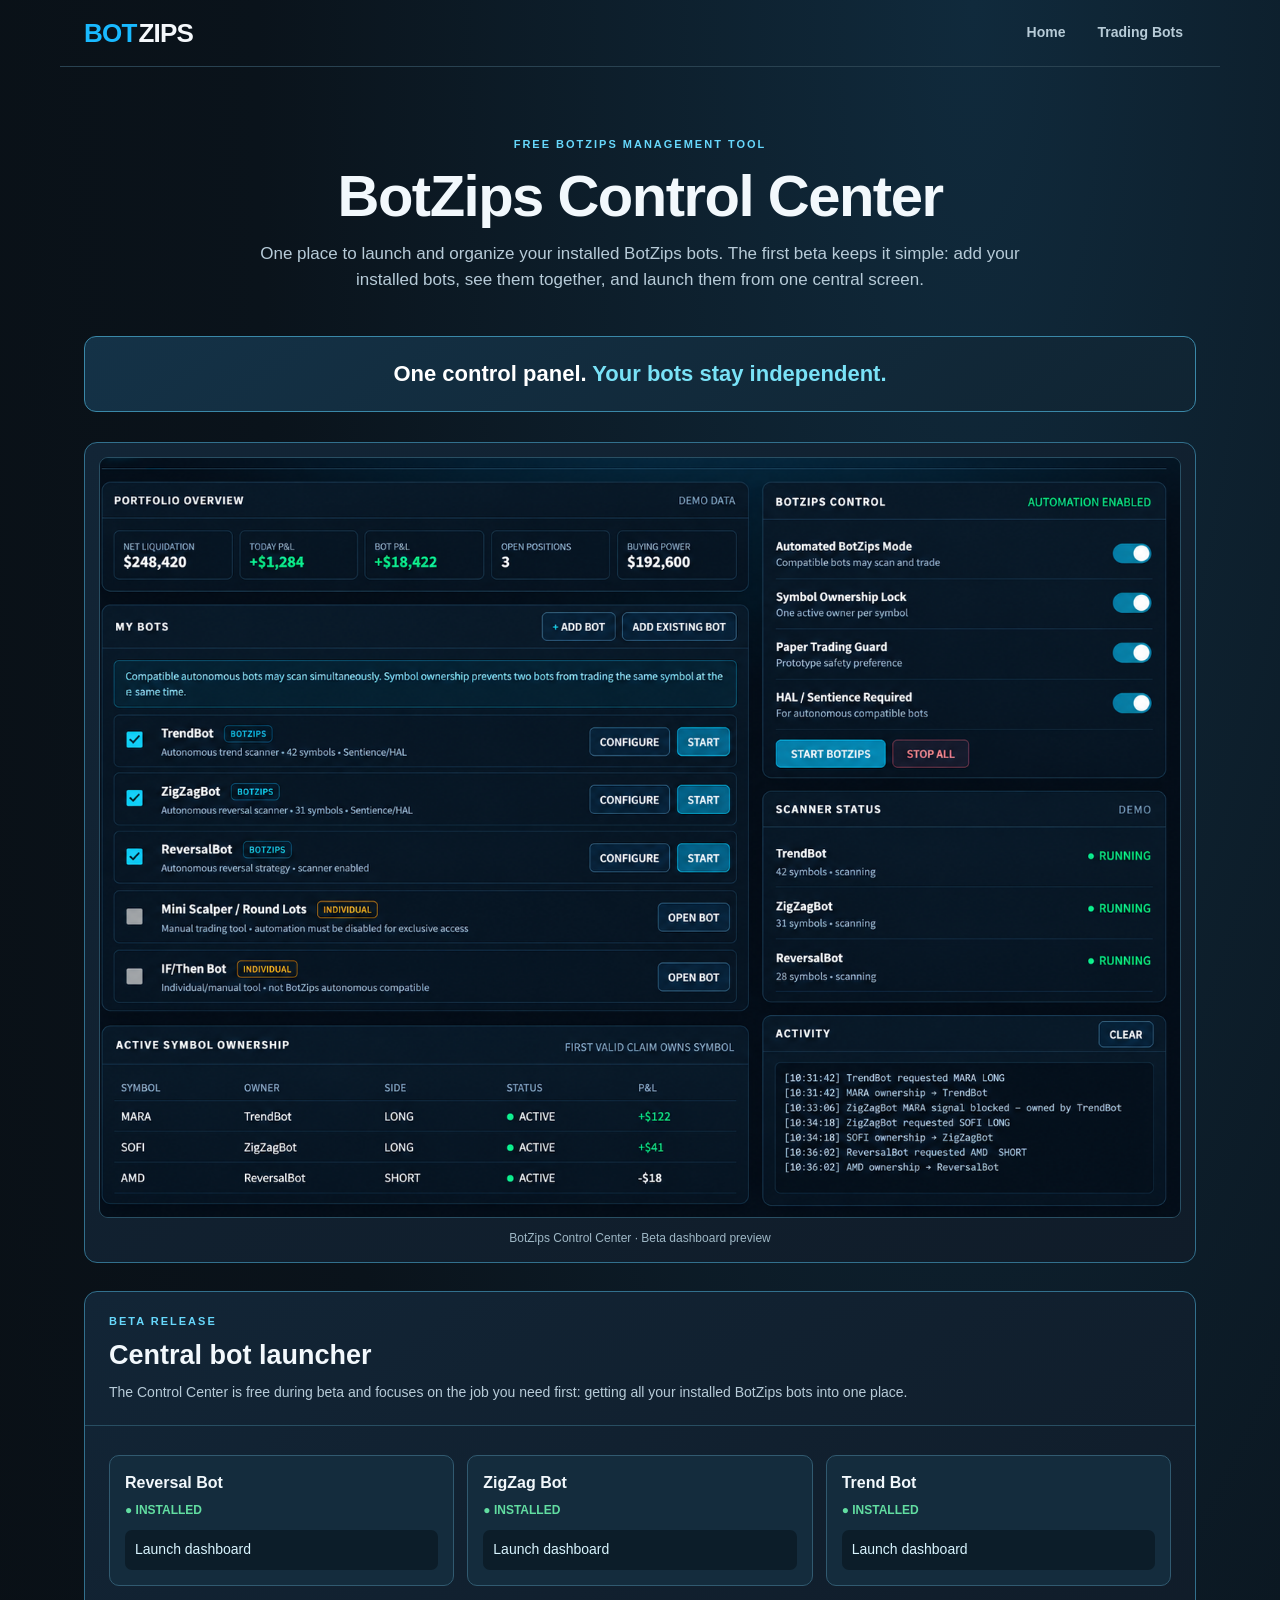
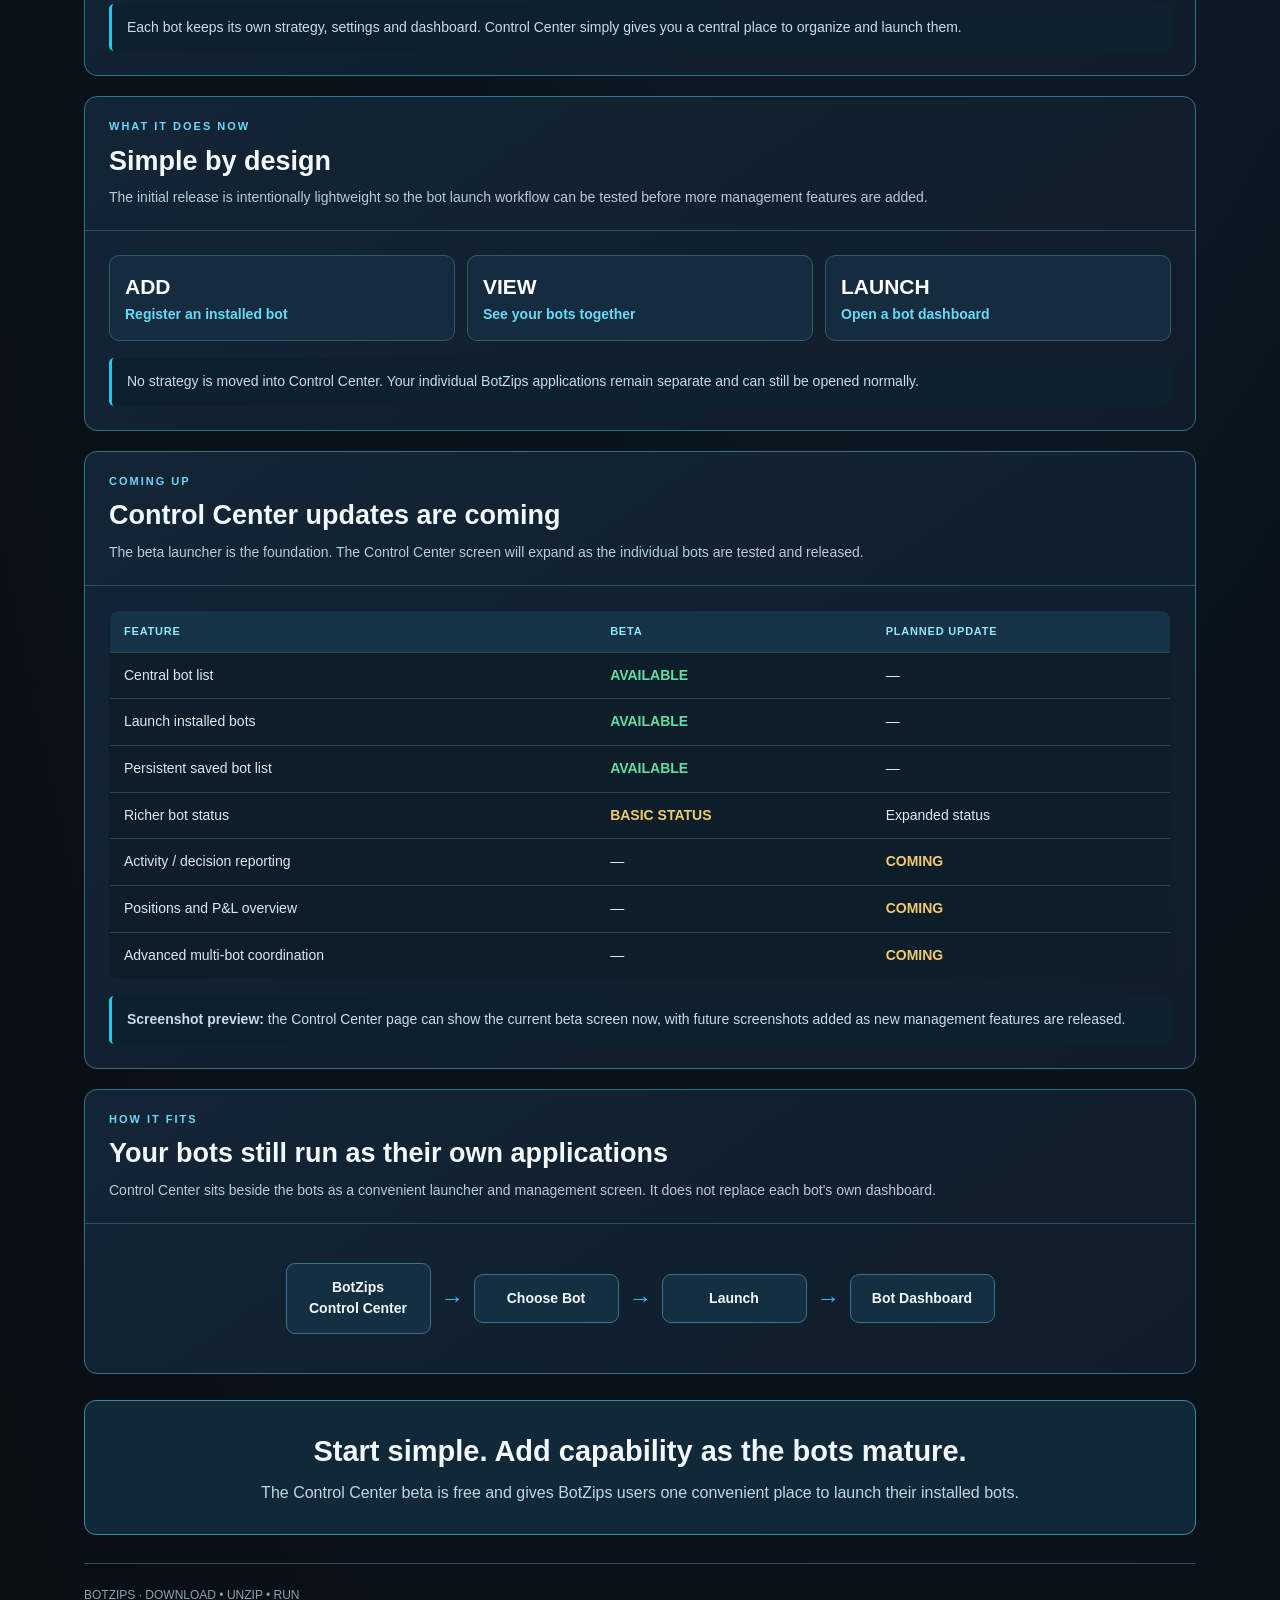
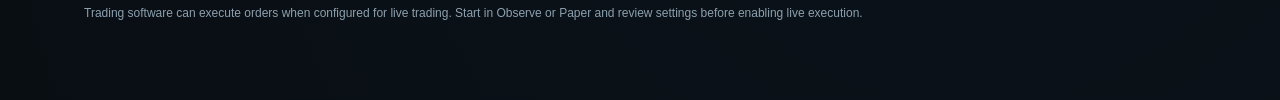
<file: howitworks.html>
<!doctype html>
<html lang="en">
<head>
<meta charset="utf-8">
<meta name="viewport" content="width=device-width,initial-scale=1">
<title>BotZips Control Center | One Place for Your Bots</title>
<meta name="description" content="See the BotZips Control Center: a free central launcher for opening and organizing your installed BotZips trading bots, with additional management features planned.">
<style>
:root{
  --bg:#09131b;--panel:#102536;--panel2:#132d3f;--line:#32708d;
  --text:#f2f8fc;--muted:#b7cbd8;--cyan:#25c7e8;--cyan2:#66dafa;
  --green:#62dda1;--red:#ff7c83;--gold:#f1c96e;--blue:#6dbdf5;
}
*{box-sizing:border-box}
body{
  margin:0;color:var(--text);
  font:14px/1.55 "Segoe UI",Arial,sans-serif;
  background:radial-gradient(ellipse at 76% 0,#102a3c 0,#0a131b 52%,#090e13 100%);
}
.site-nav{
  display:flex;align-items:center;justify-content:space-between;gap:20px;
  max-width:1160px;margin:auto;padding:13px 24px;border-bottom:1px solid #294251;
}
.site-brand{display:inline-flex;align-items:baseline;text-decoration:none;font-size:26px;font-weight:900;letter-spacing:-.8px}
.logo-bot{color:#19b9ff}.logo-folios{color:#f5f8fb;margin-left:2px}
.site-links{display:flex;gap:6px;flex-wrap:wrap}
.site-links a{padding:9px 13px;border-radius:8px;color:#b7cbd7;text-decoration:none;font-weight:600}
.site-links a:hover,.site-links a[aria-current=page]{background:#193748;color:#7ce7ff}
.shell{max-width:1160px;margin:auto;padding:34px 24px 55px}
.hero{text-align:center;padding:35px 18px 42px}
.eyebrow,.section-tag{font-size:11px;letter-spacing:2px;font-weight:900;color:#67d8fc}
.hero h1{font-size:clamp(34px,5vw,58px);line-height:1.08;margin:12px 0 13px;letter-spacing:-1.5px}
.hero p{max-width:760px;margin:auto;color:var(--muted);font-size:17px}
.rule{
  margin:0 0 30px;width:100%;max-width:none;padding:20px 24px;text-align:center;
  border:1px solid #3a88a8;border-radius:12px;background:linear-gradient(145deg,#143247,#102432);
}
.rule strong{font-size:22px;color:#fff}.rule span{color:#79e2f7}
.example{border:1px solid var(--line);border-radius:13px;background:linear-gradient(145deg,#122536,#101c29);margin:0 0 20px;overflow:hidden}
.example-head{padding:21px 24px;border-bottom:1px solid #284e62}
.example-head h2{margin:5px 0 5px;font-size:27px}.example-head p{margin:0;color:var(--muted)}
.example-body{padding:24px}
.flow{display:grid;grid-template-columns:repeat(3,1fr);gap:13px;margin:5px 0 18px}
.bot,.position,.owner-card{border:1px solid #315a70;background:#142c3d;border-radius:10px;padding:15px}
.bot strong,.position strong{display:block;font-size:16px}.status{font-size:12px;font-weight:800;color:var(--green);margin-top:5px}
.signal{margin-top:11px;padding:9px 10px;background:#0c1d29;border-radius:7px;color:#d9f5ff}
.arrow{text-align:center;color:var(--cyan);font-size:28px;font-weight:900;margin:4px}
.ownership{display:grid;grid-template-columns:repeat(3,1fr);gap:12px}
.owner-card .symbol{font-size:21px;font-weight:900;color:#fff}.owner-card .owner{color:var(--cyan2);font-weight:800}.owner-card .free{color:var(--green)}
.table-wrap{overflow:auto}
table{width:100%;border-collapse:collapse;min-width:650px;background:#0d1d29;border:1px solid #294f63;border-radius:9px;overflow:hidden}
th,td{padding:12px 14px;border-bottom:1px solid #294354;text-align:left}
th{background:#163246;color:#8ee7fa;font-size:11px;letter-spacing:.8px}
td{color:#dce9f1}.protected{color:var(--gold);font-weight:800}.owned{color:var(--green);font-weight:800}.blocked{color:var(--red);font-weight:800}
.callout{margin-top:17px;padding:13px 15px;border-left:3px solid var(--cyan);background:#0d202d;border-radius:5px;color:#c9dce7}
.priority{display:grid;grid-template-columns:70px 1fr 150px;max-width:650px;margin:16px auto 0;border:1px solid #315a70;border-radius:9px;overflow:hidden}
.priority div{padding:11px 13px;border-bottom:1px solid #29495a;background:#122a3a}.priority .head{color:#75dff5;font-size:11px;font-weight:900}
.arch{display:flex;align-items:center;justify-content:center;gap:10px;flex-wrap:wrap;margin:15px 0}
.arch-box{min-width:145px;text-align:center;padding:13px;border:1px solid #36728d;background:#142f41;border-radius:9px;font-weight:800}
.arch-arrow{color:var(--cyan);font-size:23px}
.bottom-rule{text-align:center;padding:28px;border:1px solid #3a88a8;border-radius:12px;background:#102838;margin-top:26px}
.bottom-rule h2{margin:0 0 7px;font-size:29px}.bottom-rule p{margin:0;color:#c2d6e2;font-size:16px}
footer{margin-top:28px;border-top:1px solid #304a5b;padding:22px 0;color:#8da0ae;font-size:12px}
@media(max-width:760px){.flow,.ownership{grid-template-columns:1fr}.priority{grid-template-columns:55px 1fr 105px}.site-nav{align-items:flex-start;flex-direction:column}.shell{padding:24px 15px}.example-body{padding:17px}}
</style>

<style id="control-center-screenshot-style">
.control-preview{
  margin:0 0 28px;
  padding:14px;
  border:1px solid #32708d;
  border-radius:13px;
  background:linear-gradient(145deg,#122536,#101c29);
}
.control-preview img{
  display:block;
  width:100%;
  height:auto;
  border-radius:9px;
  border:1px solid #294f63;
}
.control-preview figcaption{
  padding:11px 5px 1px;
  color:#9fb8c6;
  font-size:12px;
  text-align:center;
}
</style>

</head>
<body>
<nav class="site-nav" aria-label="Main navigation">
  <a class="site-brand" href="index.html"><span class="logo-bot">BOT</span><span class="logo-folios">ZIPS</span></a>
  <div class="site-links">
    <a href="index.html">Home</a>
    <a href="basic.html">Trading Bots</a>
    
  </div>
</nav>

<main class="shell">
<section class="hero">
  <div class="eyebrow">FREE BOTZIPS MANAGEMENT TOOL</div>
  <h1>BotZips Control Center</h1>
  <p>One place to launch and organize your installed BotZips bots. The first beta keeps it simple: add your installed bots, see them together, and launch them from one central screen.</p>
</section>

<div class="rule">
  <strong>One control panel. <span>Your bots stay independent.</span></strong>
</div>

<figure class="control-preview">
  <img src="assets/controlpanel.png" alt="BotZips Control Center dashboard preview">
  <figcaption>BotZips Control Center · Beta dashboard preview</figcaption>
</figure>

<section class="example">
  <div class="example-head">
    <div class="section-tag">BETA RELEASE</div>
    <h2>Central bot launcher</h2>
    <p>The Control Center is free during beta and focuses on the job you need first: getting all your installed BotZips bots into one place.</p>
  </div>
  <div class="example-body">
    <div class="flow">
      <div class="bot"><strong>Reversal Bot</strong><div class="status">● INSTALLED</div><div class="signal">Launch dashboard</div></div>
      <div class="bot"><strong>ZigZag Bot</strong><div class="status">● INSTALLED</div><div class="signal">Launch dashboard</div></div>
      <div class="bot"><strong>Trend Bot</strong><div class="status">● INSTALLED</div><div class="signal">Launch dashboard</div></div>
    </div>
    <div class="callout">Each bot keeps its own strategy, settings and dashboard. Control Center simply gives you a central place to organize and launch them.</div>
  </div>
</section>

<section class="example">
  <div class="example-head">
    <div class="section-tag">WHAT IT DOES NOW</div>
    <h2>Simple by design</h2>
    <p>The initial release is intentionally lightweight so the bot launch workflow can be tested before more management features are added.</p>
  </div>
  <div class="example-body">
    <div class="ownership">
      <div class="owner-card"><div class="symbol">ADD</div><div class="owner">Register an installed bot</div></div>
      <div class="owner-card"><div class="symbol">VIEW</div><div class="owner">See your bots together</div></div>
      <div class="owner-card"><div class="symbol">LAUNCH</div><div class="owner">Open a bot dashboard</div></div>
    </div>
    <div class="callout">No strategy is moved into Control Center. Your individual BotZips applications remain separate and can still be opened normally.</div>
  </div>
</section>

<section class="example">
  <div class="example-head">
    <div class="section-tag">COMING UP</div>
    <h2>Control Center updates are coming</h2>
    <p>The beta launcher is the foundation. The Control Center screen will expand as the individual bots are tested and released.</p>
  </div>
  <div class="example-body">
    <div class="table-wrap"><table>
      <thead><tr><th>FEATURE</th><th>BETA</th><th>PLANNED UPDATE</th></tr></thead>
      <tbody>
        <tr><td>Central bot list</td><td class="owned">AVAILABLE</td><td>—</td></tr>
        <tr><td>Launch installed bots</td><td class="owned">AVAILABLE</td><td>—</td></tr>
        <tr><td>Persistent saved bot list</td><td class="owned">AVAILABLE</td><td>—</td></tr>
        <tr><td>Richer bot status</td><td class="protected">BASIC STATUS</td><td>Expanded status</td></tr>
        <tr><td>Activity / decision reporting</td><td>—</td><td class="protected">COMING</td></tr>
        <tr><td>Positions and P&amp;L overview</td><td>—</td><td class="protected">COMING</td></tr>
        <tr><td>Advanced multi-bot coordination</td><td>—</td><td class="protected">COMING</td></tr>
      </tbody>
    </table></div>
    <div class="callout"><strong>Screenshot preview:</strong> the Control Center page can show the current beta screen now, with future screenshots added as new management features are released.</div>
  </div>
</section>

<section class="example">
  <div class="example-head">
    <div class="section-tag">HOW IT FITS</div>
    <h2>Your bots still run as their own applications</h2>
    <p>Control Center sits beside the bots as a convenient launcher and management screen. It does not replace each bot's own dashboard.</p>
  </div>
  <div class="example-body">
    <div class="arch">
      <div class="arch-box">BotZips<br>Control Center</div><div class="arch-arrow">→</div>
      <div class="arch-box">Choose Bot</div><div class="arch-arrow">→</div>
      <div class="arch-box">Launch</div><div class="arch-arrow">→</div>
      <div class="arch-box">Bot Dashboard</div>
    </div>
  </div>
</section>

<div class="bottom-rule">
  <h2>Start simple. Add capability as the bots mature.</h2>
  <p>The Control Center beta is free and gives BotZips users one convenient place to launch their installed bots.</p>
</div>

<footer>BOTZIPS · DOWNLOAD • UNZIP • RUN<br>Trading software can execute orders when configured for live trading. Start in Observe or Paper and review settings before enabling live execution.</footer>
</main>
</body>
</html>
</file>
